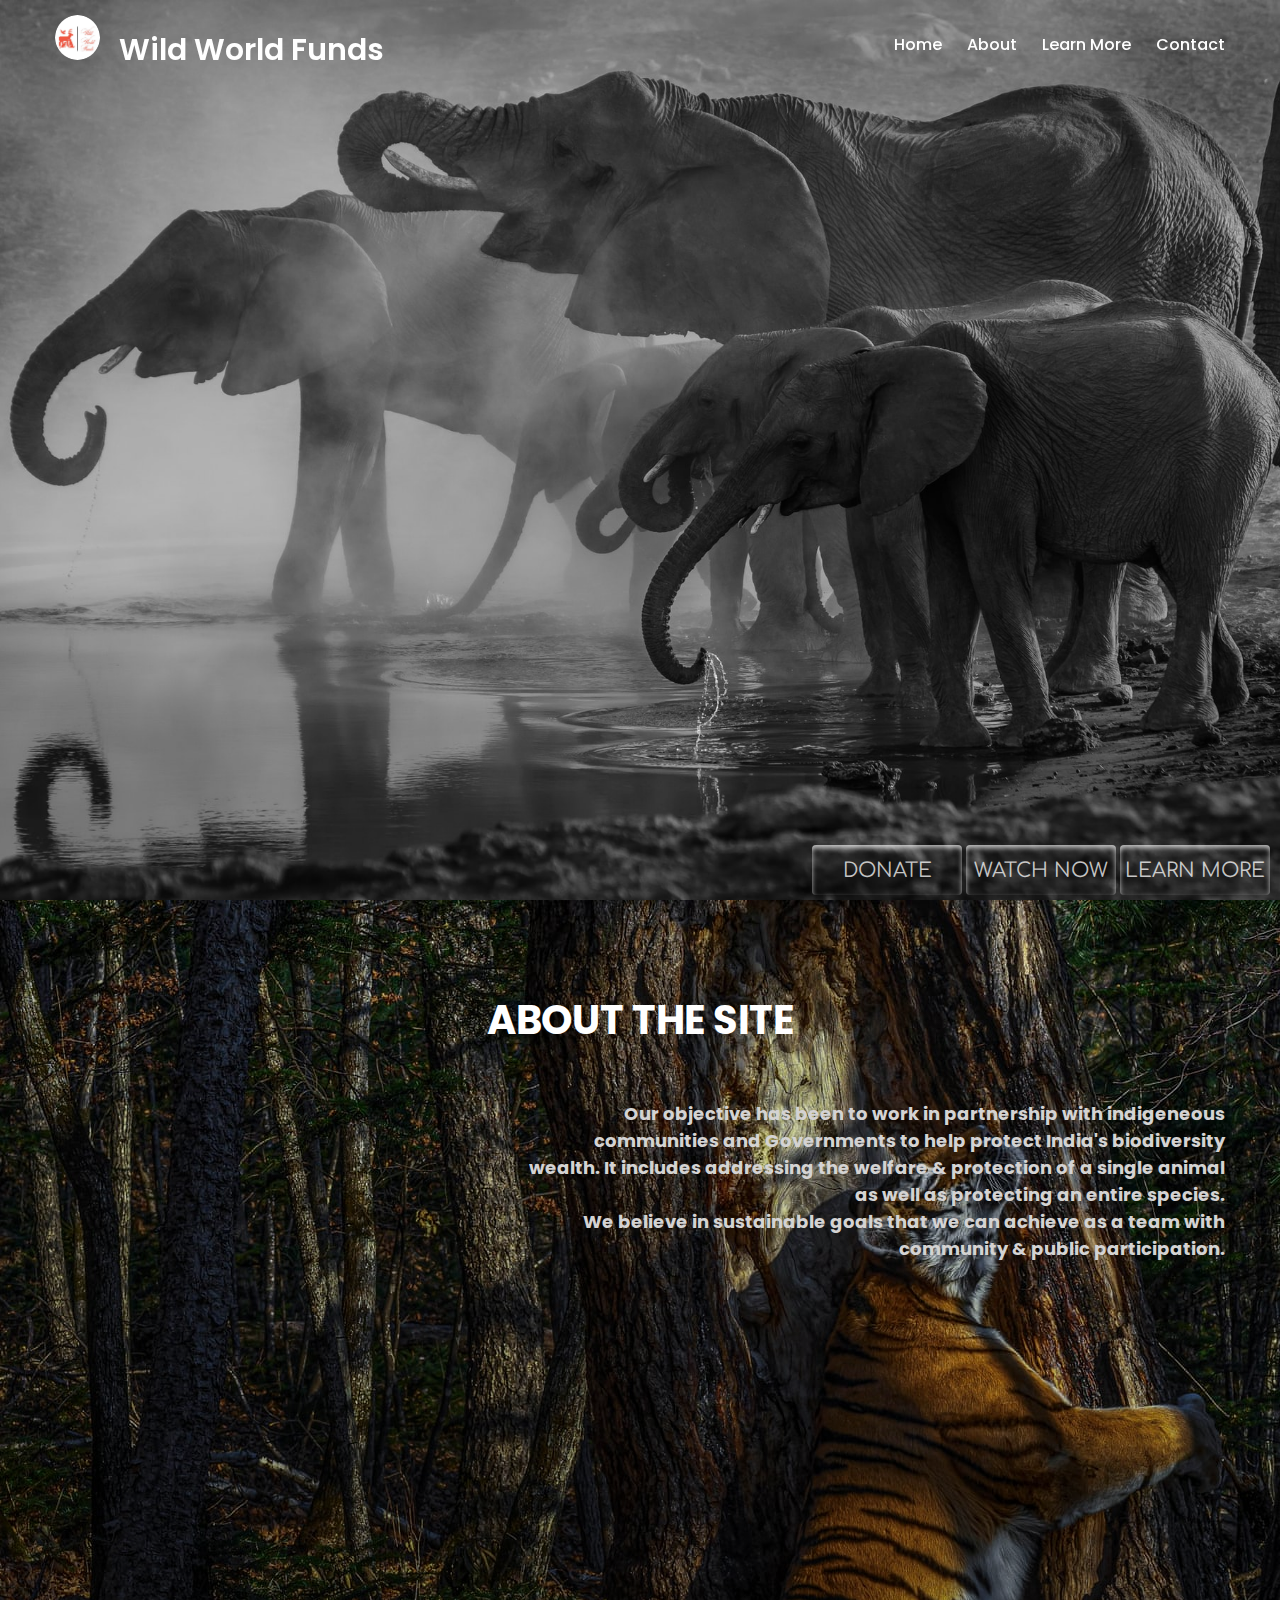
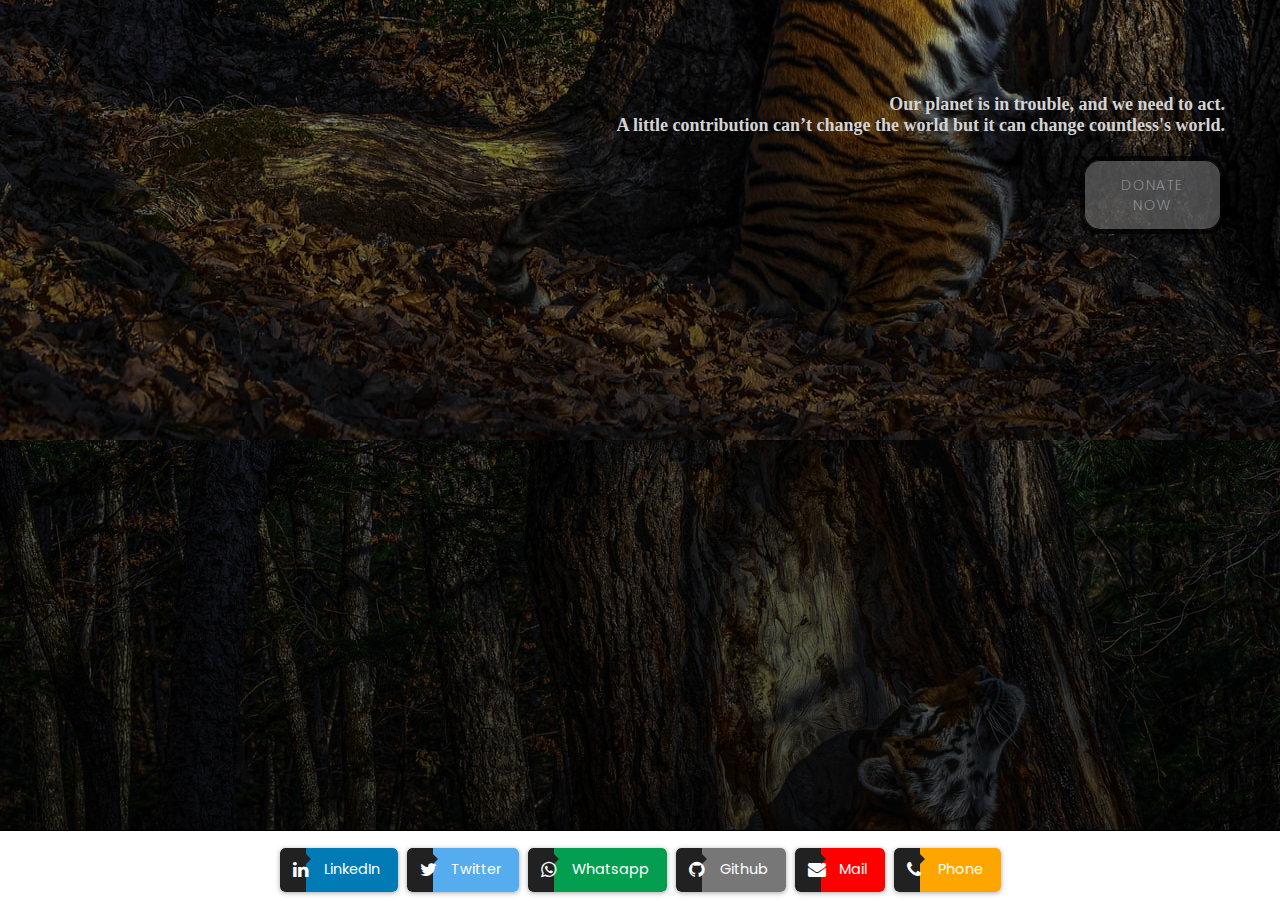
<file: index.html>
<!DOCTYPE html>
<html lang="en">
<head>
    <meta charset="UTF-8">
    <meta name="viewport" content="width=device-width, initial-scale=1.0">
    <title>Fundraiser</title>
    <link rel="stylesheet" href="index.css">
    <link rel="stylesheet" href="https://cdnjs.cloudflare.com/ajax/libs/font-awesome/5.15.3/css/all.min.css"/>
    <link href="https://fonts.googleapis.com/css2?family=Comfortaa&display=swap" rel="stylesheet">
</head>
<body>
  <nav class="navbar">
    <div class="content">

      
      <div class="logo">
        <img src ="images/logo.png">
        <a href="#">Wild World Funds</a>
      </div>

      <ul class="menu-list">
        <div class="icon cancel-btn">
          <i class="fas fa-times"></i>
        </div>
        <li><a href="#">Home</a></li>
        <li><a href="#section2">About</a></li>
        <li><a href="https://join.wwfindia.org/">Learn More</a></li>
        <li><a href="#socials">Contact</a></li>
      </ul>


      <div class="icon menu-btn">

        <i class="fas fa-bars"></i>
      </div>
    </div>
  </nav>


  <div class="banner">
    
    <div class="contact">
      <button class="noselect"  onclick="window.location.href = '#donate';">DONATE</button>
      <button class="noselect"  onclick="window.location.href = 'https://www.youtube.com/watch?v=MNmNY95jGIA';">WATCH NOW</button>
      <button class="noselect"  onclick="window.location.href = 'https://join.wwfindia.org/';">LEARN MORE</button>
      

  </div>
  </div>



  <section id="section2" class="section2">
    <div class="heading">
      <h1>ABOUT THE SITE</h1>
    </div>

    <div class="content">
        <div class="content1">
            <p> Our objective has been to work in partnership with indigeneous communities and Governments to
              help protect India's biodiversity wealth.
              It includes addressing the welfare & protection of a single animal as well as protecting an
              entire species. <br>
              We believe in sustainable goals that we can achieve as a team with community & public
              participation.
                <br>
                
            </p>
        </div>

        <div class="video">
          <iframe width="630" height="400" src="https://www.youtube.com/embed/MNmNY95jGIA"
          title="YouTube video player" frameborder="0"
          allow="accelerometer; autoplay; clipboard-write; encrypted-media; gyroscope; picture-in-picture"
          allowfullscreen></iframe>

        </div>

        <div id="donate">
          <div class="donate_lines">
              Our planet is in trouble, and we need to act.<br>
              A little contribution can’t change the world but it can change countless's world.

              <div class="buttons">
                  <div class="container">
                      <a href="payment.html" class="btn effect01" ><span>Donate Now</span></a>
                  </div>
                </div>
          </div>
      </div>
    </div>

</section>

<div id="socials" class="bottom-container">
  <link rel="stylesheet"
      href="https://cdnjs.cloudflare.com/ajax/libs/font-awesome/4.7.0/css/font-awesome.min.css">


      <a class="linkbtn linkbtn-icon linkbtn-linkedin" href="https://www.linkedin.com/in/reshmi-maity-24135a212/"><i class="fa fa-linkedin"></i><span>LinkedIn</span></a>
      <a class="linkbtn linkbtn-icon linkbtn-twitter" href="https://twitter.com/FelixReshmi"><i class="fa fa-twitter"></i><span>Twitter</span></a>

      <a class="linkbtn linkbtn-icon linkbtn-whatsapp" href="https://wa.link/wggbjp"><i class="fa fa-whatsapp"></i><span>Whatsapp</span></a>

      <a class="linkbtn linkbtn-icon linkbtn-github" href="https://github.com/reshmi0123"><i class="fa fa-github"></i><span>Github</span></a>

      <a class="linkbtn linkbtn-icon linkbtn-mail" href="mailto:reshmimata@gmail.com"><i class="fa fa-envelope"></i><span>Mail</span></a>

      <a class="linkbtn linkbtn-icon linkbtn-phone" href="tel:8298988886"><i class="fa fa-phone"></i><span>Phone</span></a>
</div>
  
  <script>
    const body = document.querySelector("body");
    const navbar = document.querySelector(".navbar");
    const menuBtn = document.querySelector(".menu-btn");
    const cancelBtn = document.querySelector(".cancel-btn");
    menuBtn.onclick = ()=>{
      navbar.classList.add("show");
      menuBtn.classList.add("hide");
      body.classList.add("disabled");
    }
    cancelBtn.onclick = ()=>{
      body.classList.remove("disabled");
      navbar.classList.remove("show");
      menuBtn.classList.remove("hide");
    }
    window.onscroll = ()=>{
      this.scrollY > 20 ? navbar.classList.add("sticky") : navbar.classList.remove("sticky");
    }
  </script>
</body>
</html>
</file>
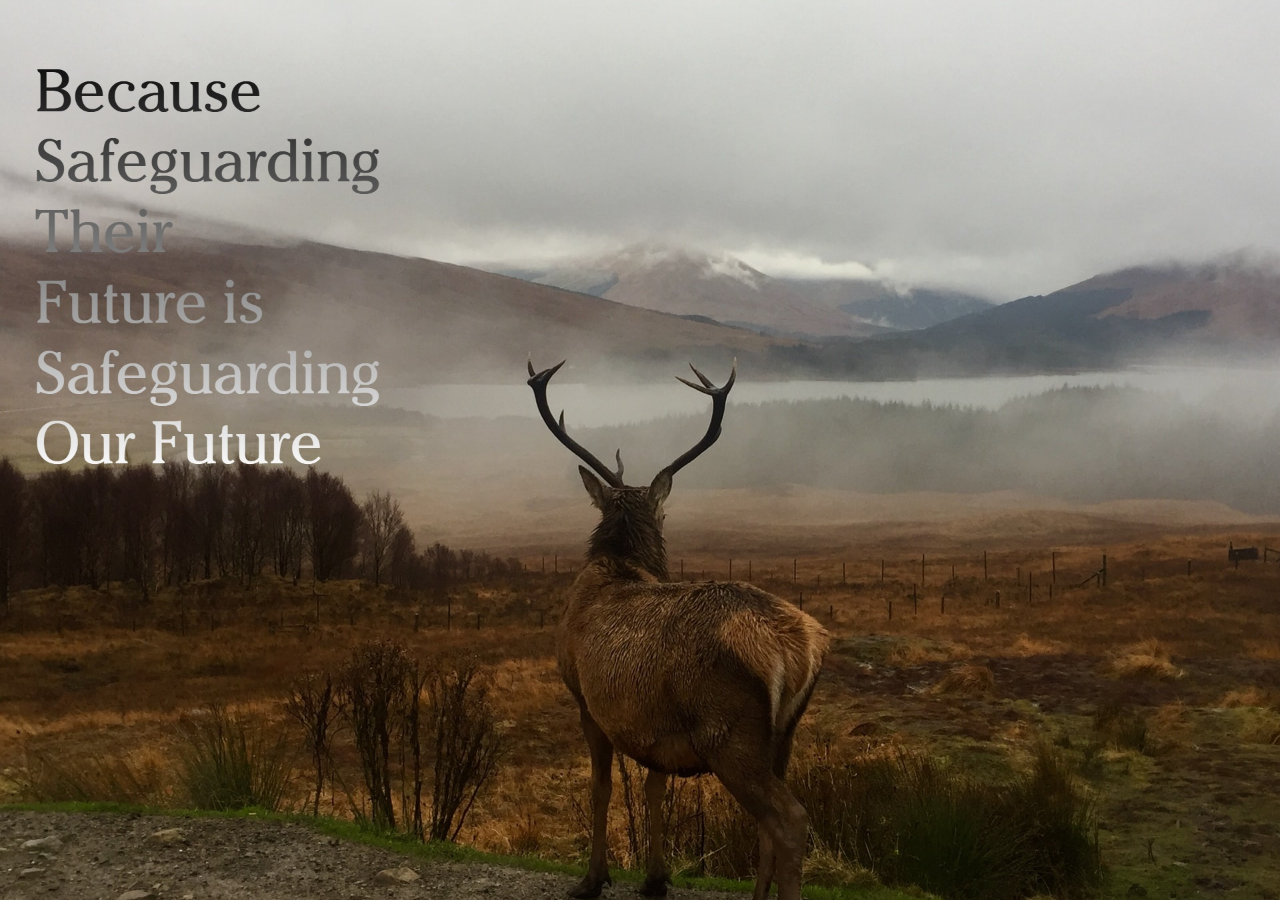
<file: payment.html>
<html>
    <head>
        <title>PAYMENT GATEWAY </title>
        <link rel="stylesheet" href="payment.css">
      </head>
     
      
      <div class="razorpay-embed-btn" data-url="https://pages.razorpay.com/pl_HJoNUywL31Cmao/view" data-text="Donate Now" data-color="#51c2d5" data-size="medium">
        <script>
          (function(){
            var d=document; var x=!d.getElementById('razorpay-embed-btn-js')
            if(x){ var s=d.createElement('script'); s.defer=!0;s.id='razorpay-embed-btn-js';
            s.src='https://cdn.razorpay.com/static/embed_btn/bundle.js';d.body.appendChild(s);} else{var rzp=window['__rzp__'];
            rzp && rzp.init && rzp.init()}})();
        </script>
      </div>
          

    </html>
</file>
<file: index.css>
@import url('https://fonts.googleapis.com/css2?family=Poppins:wght@200;300;400;500;600;700&display=swap');
*{
  margin: 0;
  padding: 0;
  box-sizing: border-box;
  font-family: 'Poppins', sans-serif;
}
/* custom scroll bar */
::-webkit-scrollbar {
    width: 10px;
}
::-webkit-scrollbar-track {
    background: #f1f1f1;
}
::-webkit-scrollbar-thumb {
    background: #888;
}
::selection{
  background: rgb(0,123,255,0.3);
}
.content{
  max-width: 1250px;
  margin: auto;
  padding: 0 30px;
}
.navbar{
  /* background-color:#fff; */
  position: fixed;
  width: 100%;
  z-index: 2;
  padding: 15px 0;
  transition: all 0.3s ease;
}
.navbar.sticky{
  background: #1b1b1b;
  padding: 10px 0;
  box-shadow: 0px 3px 5px 0px rgba(0,0,0,0.1);
}
.navbar .content{
  display: flex;
  align-items: center;
  justify-content: space-between;
}
.navbar .logo a{
 
  color: rgb(255, 255, 255);
  font-size: 30px;
  font-weight: 600;
  text-decoration: none;
  padding-bottom:-30px;
}

.logo img{
 width:45px;
 height:45px;
border-radius:50px;
margin-right:15px;
}
.navbar .menu-list{
  display: inline-flex;
}
.menu-list li{
  list-style: none;
}
.menu-list li a{
  color: rgb(255, 255, 255);
  font-size: 16px;
  font-weight: 500;
  margin-left: 25px;
  text-decoration: none;
  transition: all 0.3s ease;
}
.menu-list li a:hover{
  color: #ff0000;
}
.banner{
  background: url("images/bg2.jpg") no-repeat;
  height: 100vh;
  background-size: cover;
  background-position: center;
  background-attachment: fixed;
}

.icon{
  color: #fff;
  font-size: 20px;
  cursor: pointer;
  display: none;
}


.menu-list .cancel-btn{
  position: absolute;
  right: 30px;
  top: 20px;
}

@media (max-width: 1330px) {
  .content{
    padding: 0 40px;
  }
}
@media (max-width: 1100px) {
  .content{
    padding: 0 30px;
  }
}
@media (max-width: 900px) {
  .content{
    padding: 0 20px;
  }
}
@media (max-width: 868px) {
  body.disabled{
    overflow: hidden;
  }
  .icon{
    display: block;
  }
  .icon.hide{
    display: none;
  }
  .navbar .menu-list{
    position: fixed;
    height: 100vh;
    width: 100%;
    max-width: 400px;
    left: -100%;
    top: 0px;
    display: block;
    padding: 40px 0;
    text-align: center;
    background: #222;
    transition: all 0.3s ease;
  }
  .navbar.show .menu-list{
    left: 0%;
  }
  .navbar .menu-list li{
    margin-top: 45px;
  }
  .navbar .menu-list li a{
    font-size: 23px;
    margin-left: -100%;
    transition: 0.6s cubic-bezier(0.68, -0.55, 0.265, 1.55);
  }
  .navbar.show .menu-list li a{
    margin-left: 0px;
  }
}
@media (max-width: 380px) {
  .navbar .logo a{
    font-size: 27px;
  }
}




.noselect {
  -webkit-touch-callout: none;
    -webkit-user-select: none;
     -khtml-user-select: none;
       -moz-user-select: none;
        -ms-user-select: none;
            user-select: none;
        -webkit-tap-highlight-color: transparent;
}

button {
    width: 150px;
    height: 50px;
    cursor: pointer;
    border: none;
    font-family: 'Comfortaa', cursive;
    color: rgba(255, 255, 255, 0.753);
    font-size: 20px;
    border-radius: 4px;
    box-shadow: inset 0px 3px 5px rgba(255, 255, 255, 0.712), 0px 0px 10px rgba(0,0,0,0.15);
    background: rgb(2,0,36);
background: linear-gradient(45deg, rgba(2,0,36,0) 5%, rgba(255,255,255,.5) 6%, rgba(255,255,255,0) 9%, rgba(255,255,255,.5) 10%, rgba(255,255,255,0) 17%, rgba(255,255,255,.5) 19%, rgba(255,255,255,0) 21%);
    background-size: 150%;
    background-position: right;
    transition: 1s;
}

button:hover {
    background-position: left;
    color: white;
    box-shadow: inset 0px 3px 5px rgba(255,255,255,1), 0px 0px 10px rgba(0,0,0,0.25);
}

button:focus {
    outline: none;
}


.contact {
  position: absolute;
  bottom: 5px;
  right: 10px;
  text-align: center;
}

.contact a {
  border: 1px solid white;
  padding: 10px 25px;
  margin: 5px;
  border-radius: 8px;
  text-decoration: none;
  text-transform: uppercase;
  font-size: 14px;
  display: inline-block;
  color: rgb(255, 255, 255);
  font-weight: bold;
}

.contact a:hover {
  background: white;
  color: #333;
  border: 1px solid black;
}

.section2 {
  height: 170vh;
  background: linear-gradient(rgba(0, 0, 0, 0), rgba(0, 0, 0, 0.7)), url("images/bg1.jpg");
}
.section2 h1{
  padding-top: 90px;
  font-size:40px;
  justify-content: center;
  align-items: center;
  display: flex;
  color: white;
  
}

.content1{
  color:rgb(212, 211, 211);
  padding-top: 50px;
  padding-left:25px;
  text-align:left;
  font-size: 18px;
  font-family: 'Mate SC', serif;
  width: 730px;
  font-weight: bold;
  float:right;
  text-align:right;
}

.donate_lines{
  color:rgb(212, 211, 211);
   padding-top: 25px;
  padding-left:25px; 
  text-align:left;
  font-size: 18px;
  font-family: 'Mate SC', serif;
  padding-bottom: 20px;
  text-align:right;
  font-weight: bold;
}

a{
  text-decoration: none;
}


.btn {
  float : right;
  background-color: white;
  color: darkblue;
  border: 2px solid darkblue;
  border-radius: 20px;
  padding: 15px 25px;
  font-size: 20px;
  cursor: pointer;
  opacity: 0.6;
}


.buttons {
  position: relative;
  display: flex;
  flex-direction: row;
  flex-wrap: wrap;
  justify-content: center;
  text-align: center;
  width: 100%;
  height: 100%;
  /* margin: 0 auto; */
  margin-right:20px;
  margin-bottom: 80px;
}

.container {
  display: flex;
  text-align: center;
  padding:  20px 0px;
  /* width: 200px; */
}

.btn {
  letter-spacing: 0.1em;
  cursor: pointer;
  font-size: 14px;
  font-weight: 200;
  line-height: 20px;
  position: relative;
  text-decoration: none;
  text-transform: uppercase;
  width: 100%;
  margin-left:1000px;
}
.btn:hover {
  text-decoration: none;
}

/*btn_background*/
.effect01 {
  color: #FFF;
  border: 4px solid #000;
  box-shadow:0px 0px 0px 1px #000 inset;
  background-color: rgb(117, 117, 117);
  overflow: hidden;
  position: relative;
  transition: all 0.3s ease-in-out;
}
.effect01:hover {
  border: 4px solid #666;
  background-color: #FFF;
  box-shadow:0px 0px 0px 4px #EEE inset;
}

/*btn_text*/
.effect01 span {
  transition: all 0.2s ease-out;
  z-index: 2;
}
.effect01:hover span{
  letter-spacing: 0.10em;
  color: #333;
}

/*highlight*/
.effect01:after {
  background: #FFF;
  border: 0px solid #000;
  content: "";
  height: 155px;
  left: -75px;
  opacity: .8;
  position: absolute;
  top: -50px;
  -webkit-transform: rotate(35deg);
          transform: rotate(35deg);
  width: 50px;
  transition: all 1s cubic-bezier(0.075, 0.82, 0.165, 1);/*easeOutCirc*/
  z-index: 1;
}
.effect01:hover:after {
  background: rgb(255, 255, 255);
  border: 20px solid #000;
  opacity: 0;
  left: 120%;
  -webkit-transform: rotate(40deg);
          transform: rotate(40deg);
}



.bottom-container {
  background-color: rgb(255, 255, 255);
  padding-top:15px;
  padding-bottom:0px;

  width: 100%;
  text-align: center;
  font-size: 18px;
  flex-direction: column;
  border-top: 1px solid black;
}

@import url(//maxcdn.bootstrapcdn.com/font-awesome/4.2.0/css/font-awesome.min.css);
@import url(https://fonts.googleapis.com/css?family=Roboto:400,300);

.linkbtn {
    clear:both;
    white-space:nowrap;
    font-size:.8em;
    display:inline-block;
    border-radius:5px;
    box-shadow: 0 1px 5px 0 rgba(0, 0, 0, 0.35);
    margin:2px;
    -webkit-transition:all .5s;
    -moz-transition:all .5s;
    transition:all .5s;
    overflow:hidden
  }
  
  .linkbtn:hover {
    box-shadow: 0 5px 15px 0 rgba(0, 0, 0, 0.45);
  }
  
  .linkbtn:focus {
    box-shadow: 0 3px 10px 0 rgba(0, 0, 0, 0.4);
  }
  
  .linkbtn > span,.linkbtn-icon > i {
    float:left;
    padding:13px;
    -webkit-transition:all .5s;
    -moz-transition:all .5s;
    transition:all .5s;
    line-height:1em
  }
  
  .linkbtn> span {
    padding:14px 18px 16px;
    white-space:nowrap;
    color:#FFF;
    background:#b8b8b8
  }
  
  .linkbtn:focus > span {
    background:#9a9a9a
  }
  
  .linkbtn-icon > i {
    border-radius:5px 0 0 5px;
    position:relative;
    width:13px;
    text-align:center;
    font-size:1.25em;
    color:#fff;
    background:#212121
  }
  
  .linkbtn-icon > i:after {
    content:"";
    border:5px solid;
    border-color:transparent transparent transparent #222;
    position:absolute;
    top:6px;
    right:-10px
  }
  
  .linkbtn-icon:hover > i,.linkbtn-icon:focus > i {
    color:#FFF
  }
  
  .linkbtn-icon > span {
    border-radius:0 5px 5px 0
  }
  
  
  
  .linkbtn-facebook > span {
    background:#3b5998
  }
  
  /*Twitter*/
  .linkbtn-twitter:hover > i,.linkbtn-twitter:focus > i {
    color:#55acee
  }
  
  .linkbtn-twitter > span {
    background:#55acee
  }
  
  
  /*LinkedIn*/
  .linkbtn-linkedin:hover > i,.linkbtn-linkedin:focus > i {
    color:#007bb6
  }
  
  .linkbtn-linkedin > span {
    background:#007bb6
  }
  
  /*Whatsapp*/
  .linkbtn-whatsapp:hover > i,.linkbtn-whatsapp:focus > i {
    color:#039e50
  }
  
  .linkbtn-whatsapp > span {
    background:#039e50
  }
  
  /*Github*/
  .linkbtn-github:hover > i,.linkbtn-github:focus > i {
    color:rgb(150, 150, 150)
  }
  
  .linkbtn-github > span {
    background:rgb(119, 119, 119);
  }
  
  /*Mail*/
  .linkbtn-mail:hover > i,.linkbtn-mail:focus > i {
    color:red
  }
  
  .linkbtn-mail > span {
    background:red
  }
  /*Phone*/
  .linkbtn-phone:hover > i,.linkbtn-phone:focus > i {
    color:orange
  }
  
  .linkbtn-phone > span {
    background:orange
  }
</file>
<file: payment.css>
body{
    background: linear-gradient(rgba(0, 0, 0, 0), rgba(0, 0, 0, 0)), url("images/chris-ponzi-8fPAgCoAY_E-unsplash.jpg");
    /* margin-top:283px; */
    margin-top:50px;
    height: 91vh;
    /* height: 900px; */
    width: 750px;
    -webkit-background-size: auto;
    background-size:cover;
    background-position: center center;
    position: relative;
}
.razorpay-embed-btn{
    position: absolute;
    bottom:1%;
    margin-left: 950px;
    /* right: 10rem; */

}
</file>
